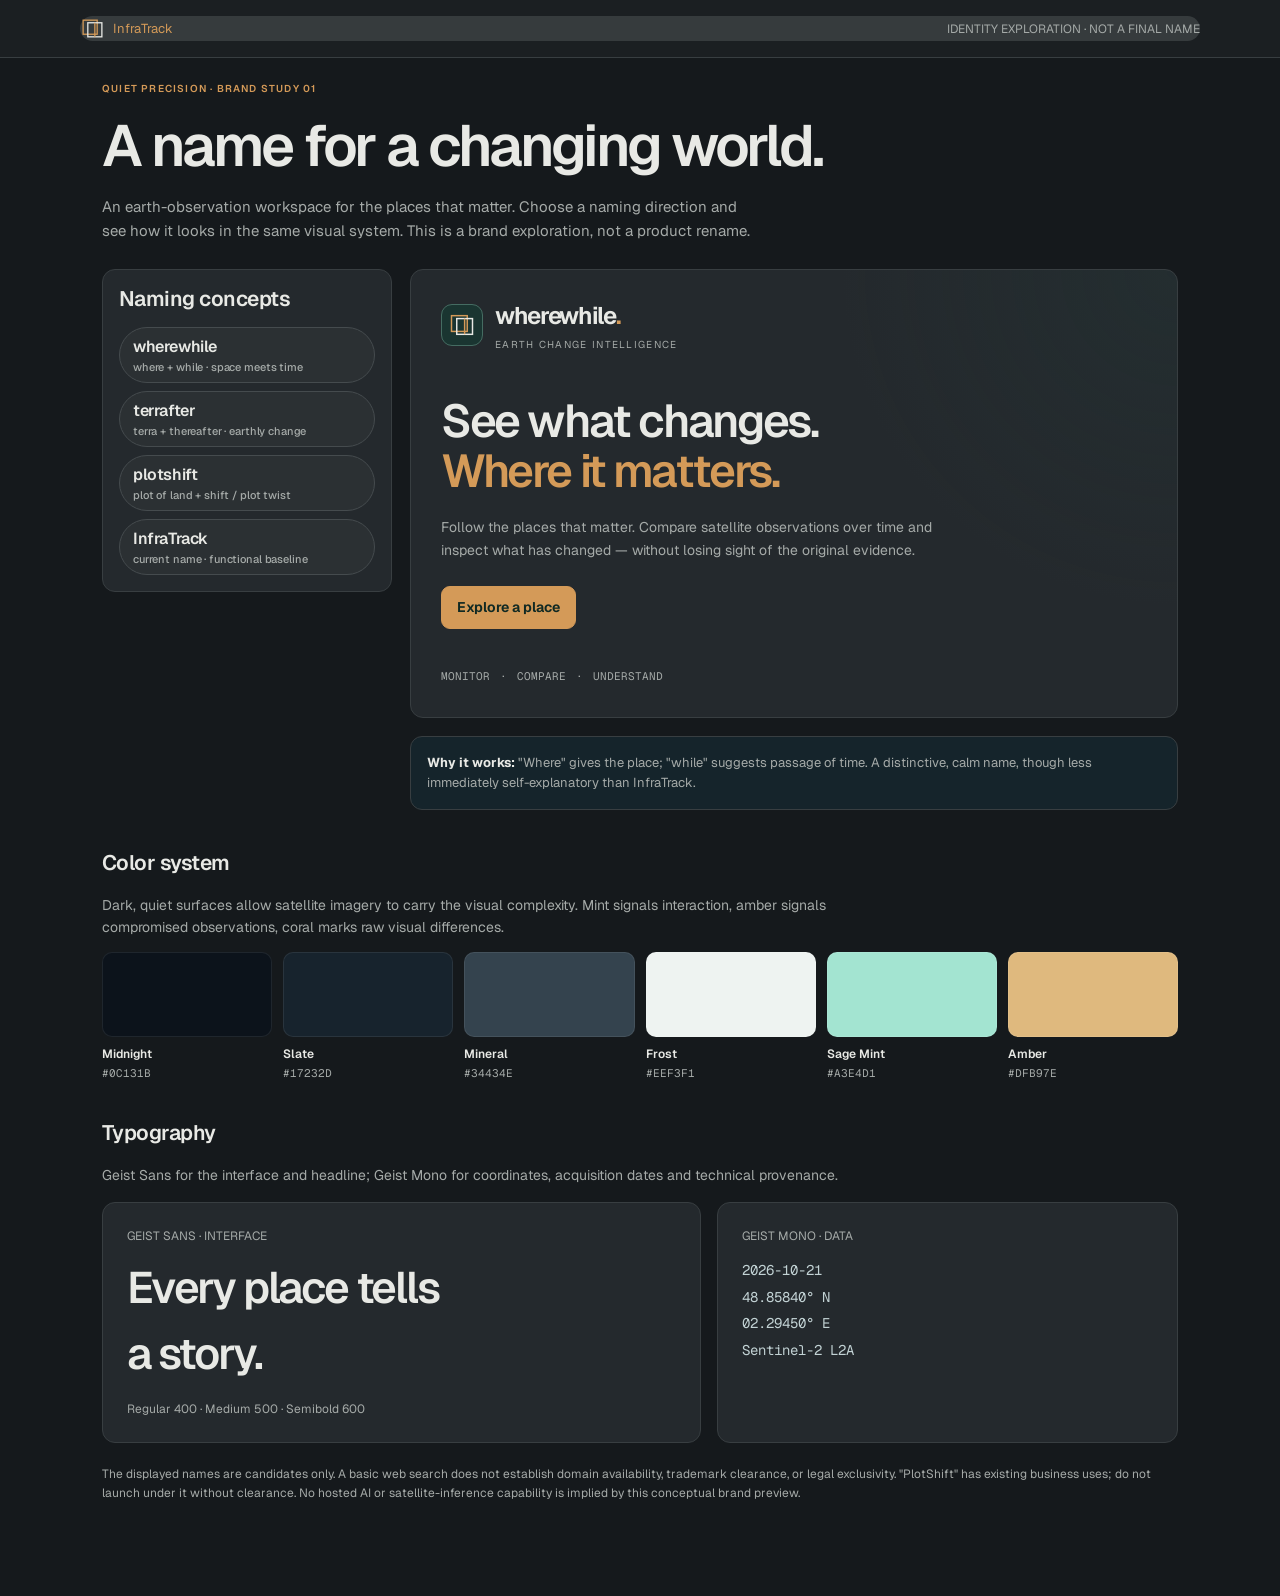
<file: site/brand-lab.html>
<!doctype html>
<html lang="en"><head>
<meta charset="utf-8"><meta name="viewport" content="width=device-width,initial-scale=1">
<meta name="robots" content="noindex">
<title>InfraTrack · Brand Lab</title>
<link rel="icon" type="image/svg+xml" href="mark.svg">
<link rel="stylesheet" href="brand.css">
<style>
body{margin:0}
main{max-width:1120px;margin:0 auto;padding:42px 22px 80px}
header{border-bottom:1px solid var(--border);padding:16px 22px}
header .bar{max-width:1120px;margin:auto;display:flex;justify-content:space-between;align-items:center;gap:12px}
header a{color:var(--text);font-size:13px;text-decoration:none}
.eyebrow{font-size:11px;text-transform:uppercase;letter-spacing:.18em;color:var(--teal);font-weight:650;margin:0 0 14px}
h1{font-size:clamp(32px,5.5vw,58px);line-height:1.08;font-weight:600;letter-spacing:-.06em;margin:0 0 13px}
h2{font-size:21px;font-weight:600;letter-spacing:-.03em}
.intro{color:var(--muted);font-size:15px;max-width:660px;line-height:1.6;margin:0 0 26px}
.studio{display:grid;grid-template-columns:minmax(220px,290px) minmax(0,1fr);gap:18px}
.panelx{background:var(--panel);border:1px solid var(--border);border-radius:13px}
.names{padding:16px;display:flex;flex-direction:column;gap:8px;align-self:start}
.names h2{margin:0 0 7px}
.names button{padding:14px;text-align:left;background:#1B2B33;border:1px solid var(--border);border-radius:9px;color:var(--text)}
.names button:hover{border-color:#65897F}
.names button.active{background:#213E39;border-color:var(--teal)}
.names button strong{font-size:16px;display:block;letter-spacing:-.025em;font-weight:600}
.names button small{font-size:11px;color:var(--muted);display:block;margin-top:3px}
.preview{padding:28px 30px 32px;overflow:hidden;background:
 radial-gradient(circle at 100% 0%,#21403C30 0%,transparent 38%),
 var(--panel)}
.pretop{display:flex;align-items:center;gap:12px;margin-bottom:45px}
.pretop img{width:42px;height:42px;padding:6px;border:1px solid #456C62;border-radius:11px;background:#1A3531}
.pretop .word{font-size:24px;font-weight:650;letter-spacing:-.055em}
.pretop .word::after{content:".";color:var(--teal)}
.pretop .descriptor{font-size:10px;letter-spacing:.13em;color:var(--muted);margin-top:3px}
.display{font-weight:580;font-size:clamp(29px,4vw,46px);letter-spacing:-.052em;line-height:1.08;max-width:540px}
.display span{color:var(--teal)}
.preview .explain{max-width:510px;color:var(--muted);line-height:1.65;margin:20px 0 24px}
.mock-button{border:1px solid var(--teal);border-radius:9px;background:var(--teal);color:#102923;padding:10px 15px;font-weight:650;display:inline-flex}
.micro{font-family:var(--brand-mono);font-size:11px;color:var(--muted);margin-top:39px;display:flex;gap:10px;flex-wrap:wrap;align-items:center}
.rule{height:1px;background:var(--border);margin:26px 0}
.decision{margin-top:18px;background:#15242B;border:1px solid var(--border);padding:16px;border-radius:12px;color:var(--muted);font-size:13px;line-height:1.55}
.decision strong{color:var(--text)}
.palette{display:grid;grid-template-columns:repeat(6,minmax(0,1fr));gap:11px;margin-top:13px}
.chip{min-height:85px;border-radius:10px;border:1px solid #ffffff14}
.swatch label{display:block;font-size:12px;font-weight:600;margin-top:8px}
.swatch code{display:block;font:11px var(--brand-mono);color:var(--muted);margin-top:3px}
.section{margin-top:40px}
.section>p{color:var(--muted);max-width:760px;line-height:1.6}
.typegrid{display:grid;grid-template-columns:1.3fr 1fr;gap:16px;margin-top:16px}
.typepanel{padding:24px}
.specimen{font-size:clamp(30px,3.6vw,44px);letter-spacing:-.05em;font-weight:580;margin:10px 0 13px}
.mono{font-family:var(--brand-mono);font-size:14px;line-height:1.9;overflow-wrap:anywhere;color:#C2D2D4}
.small{font-size:12px;color:var(--muted)}
.fine{font-size:12px;color:var(--muted);line-height:1.6;margin-top:22px}
@media(max-width:760px){main{padding:25px 14px 50px}.studio{grid-template-columns:1fr}.names{display:grid;grid-template-columns:repeat(2,minmax(0,1fr));gap:8px}.names h2{grid-column:1/-1}.preview{padding:20px}.palette{grid-template-columns:repeat(3,minmax(0,1fr))}.typegrid{grid-template-columns:1fr}.pretop{margin-bottom:28px}}
</style>
</head><body>
<header><div class="bar"><a href="./" style="display:flex;align-items:center;gap:8px"><img src="mark.svg" width="25" height="25" alt="">InfraTrack</a><span class="small">IDENTITY EXPLORATION · NOT A FINAL NAME</span></div></header>
<main>
<p class="eyebrow">Quiet Precision · brand study 01</p>
<h1>A name for a changing world.</h1>
<p class="intro">An earth-observation workspace for the places that matter. Choose a naming direction and see how it looks in the same visual system. This is a brand exploration, not a product rename.</p>
<div class="studio">
<section class="panelx names" aria-label="Choose a name to preview">
<h2>Naming concepts</h2>
<button class="active" type="button" data-name="wherewhile" aria-pressed="true"><strong>wherewhile</strong><small>where + while · space meets time</small></button>
<button type="button" data-name="terrafter" aria-pressed="false"><strong>terrafter</strong><small>terra + thereafter · earthly change</small></button>
<button type="button" data-name="plotshift" aria-pressed="false"><strong>plotshift</strong><small>plot of land + shift / plot twist</small></button>
<button type="button" data-name="infratrack" aria-pressed="false"><strong>InfraTrack</strong><small>current name · functional baseline</small></button>
</section>
<div>
<section class="panelx preview" aria-label="Brand preview">
<div class="pretop">
<img src="mark.svg" alt="Two overlapping observation frames">
<div><div id="previewWord" class="word">wherewhile</div><div class="descriptor">EARTH CHANGE INTELLIGENCE</div></div>
</div>
<div id="previewHeadline" class="display">See what changes.<br><span>Where it matters.</span></div>
<p id="previewDescription" class="explain">Follow the places that matter. Compare satellite observations over time and inspect what has changed — without losing sight of the original evidence.</p>
<div class="mock-button">Explore a place</div>
<div class="micro"><span>MONITOR</span><span>·</span><span>COMPARE</span><span>·</span><span>UNDERSTAND</span></div>
</section>
<div class="decision" id="decisionNote"><strong>Why it works:</strong> "Where" gives the place; "while" suggests passage of time. A distinctive, calm name, though less immediately self-explanatory than InfraTrack.</div>
</div>
</div>
<section class="section">
<h2>Color system</h2>
<p>Dark, quiet surfaces allow satellite imagery to carry the visual complexity. Mint signals interaction, amber signals compromised observations, coral marks raw visual differences.</p>
<div class="palette">
<div class="swatch"><div class="chip" style="background:#0C131B"></div><label>Midnight</label><code>#0C131B</code></div>
<div class="swatch"><div class="chip" style="background:#17232D"></div><label>Slate</label><code>#17232D</code></div>
<div class="swatch"><div class="chip" style="background:#34434E"></div><label>Mineral</label><code>#34434E</code></div>
<div class="swatch"><div class="chip" style="background:#EEF3F1"></div><label>Frost</label><code>#EEF3F1</code></div>
<div class="swatch"><div class="chip" style="background:#A3E4D1"></div><label>Sage Mint</label><code>#A3E4D1</code></div>
<div class="swatch"><div class="chip" style="background:#DFB97E"></div><label>Amber</label><code>#DFB97E</code></div>
</div>
</section>
<section class="section">
<h2>Typography</h2>
<p>Geist Sans for the interface and headline; Geist Mono for coordinates, acquisition dates and technical provenance.</p>
<div class="typegrid">
<div class="panelx typepanel"><div class="small">GEIST SANS · INTERFACE</div><div class="specimen">Every place tells<br>a story.</div><div class="small">Regular 400 · Medium 500 · Semibold 600</div></div>
<div class="panelx typepanel"><div class="small">GEIST MONO · DATA</div><div class="mono" style="margin-top:12px">2026-10-21<br>48.85840° N<br>02.29450° E<br>Sentinel-2 L2A</div></div>
</div>
</section>
<p class="fine">The displayed names are candidates only. A basic web search does not establish domain availability, trademark clearance, or legal exclusivity. "PlotShift" has existing business uses; do not launch under it without clearance. No hosted AI or satellite-inference capability is implied by this conceptual brand preview.</p>
</main>
<script>
(function(){
const concepts={
 wherewhile:{name:"wherewhile",headline:"See what changes.",accent:"Where it matters.",description:"Follow the places that matter. Compare satellite observations over time and inspect what has changed — without losing sight of the original evidence.",note:'"Where" gives the place; "while" suggests passage of time. A distinctive, calm name, though less immediately self-explanatory than InfraTrack.'},
 terrafter:{name:"terrafter",headline:"The earth, then.",accent:"The earth, now.",description:"A time-aware perspective on land and infrastructure. Explore the history of a place with observations grounded in real satellite imagery.",note:'Terra + thereafter creates a compact coined word, although pronunciation and existing-name clearance still need testing.'},
 plotshift:{name:"plotshift",headline:"Every plot",accent:"has a story.",description:"Reveal how sites and landscapes evolve, from fields and forests to construction and new infrastructure.",note:'Clear land/change double meaning, but PlotShift is already used by several businesses. This is a visual comparison, not a cleared name.'},
 infratrack:{name:"InfraTrack",headline:"See the ground.",accent:"Know the change.",description:"Monitor locations and review real satellite observations with a precise, evidence-led comparison workspace.",note:'Current project name is familiar, but sounds limited to infrastructure, while the product now monitors far more than roads and construction.'}
};
const buttons=[...document.querySelectorAll('[data-name]')];
const choose=(key)=>{
const v=concepts[key];if(!v)return;
document.getElementById('previewWord').textContent=v.name;
document.getElementById('previewHeadline').replaceChildren(
 document.createTextNode(v.headline),document.createElement('br'),
 Object.assign(document.createElement('span'),{textContent:v.accent}));
document.getElementById('previewDescription').textContent=v.description;
document.getElementById('decisionNote').replaceChildren(
 Object.assign(document.createElement('strong'),{textContent:'Why it works: '}),
 document.createTextNode(v.note));
buttons.forEach(b=>{b.classList.toggle('active',b.dataset.name===key);
b.setAttribute('aria-pressed',String(b.dataset.name===key))});
};
buttons.forEach(b=>b.addEventListener('click',()=>choose(b.dataset.name)));
})();
</script>
</body></html>
</file>
<file: site/brand.css>
@import url('https://fonts.googleapis.com/css2?family=Geist:wght@400;500;600;700&family=Geist+Mono:wght@400;500;600&display=swap');

/*
 InfraTrack | Carbon / Sand · 2026
 Functional controls and DOM hooks stay intact. Satellite data and analysis logic
 are unchanged. Large surfaces are square; navigation/actions are compact pills.
*/
:root {
  color-scheme:dark;
  --bg:#15191C;
  --panel:#24292D;
  --panel2:#2B3034;
  --surface:#24292D;
  --border:#383E41;
  --text:#E8E9E5;
  --muted:#A5AAA8;
  --teal:#D49A58; /* legacy alias used by existing page CSS */
  --accent:#D49A58;
  --brand-sand:#D49A58;
  --brand-ivory:#F0EDE7;
  --brand-coral:#D75C56;
  --brand-amber:#D49A58;
  --brand-nav:#1B1F22;
  --brand-outline:#454B4E;
  --brand-quiet:#898F8D;
  --brand-font:'Geist',Inter,system-ui,-apple-system,'Segoe UI',sans-serif;
  --brand-mono:'Geist Mono','SFMono-Regular',Consolas,monospace;
  --brand-radius:0px;
}
*,*::before,*::after{box-sizing:border-box}
html{font-synthesis:none}
body{background:var(--bg)!important;color:var(--text)!important;font:400 14px/1.5 var(--brand-font)!important;-webkit-font-smoothing:antialiased;text-rendering:optimizeLegibility}
body button,body input,body select,body textarea{font-family:var(--brand-font)!important;letter-spacing:-.01em}
body button{font-weight:500!important;transition:background-color .14s ease,border-color .14s ease,color .14s ease;box-shadow:none!important}
body button:focus-visible,body a:focus-visible,body select:focus-visible,body input:focus-visible,body [tabindex]:focus-visible{outline:2px solid var(--brand-sand)!important;outline-offset:3px}
body button:disabled{cursor:not-allowed}
body header,body nav{background:var(--brand-nav)!important;border-color:var(--border)!important}
body nav{min-height:66px}
body .brand{display:inline-flex!important;align-items:center;gap:11px;color:var(--text)!important;white-space:nowrap;font-size:20px!important;font-weight:600!important;letter-spacing:-.045em!important}
body .brand span{color:var(--text)!important}
body .brand-mark{display:inline-block;width:31px;height:31px;flex:0 0 31px;border:0;border-radius:0;background:none;padding:0}
body .tabs{display:flex;gap:6px;align-items:center}
body nav .tabs a{display:inline-flex;align-items:center;justify-content:center;gap:8px;min-height:36px;padding:7px 14px;color:var(--muted)!important;background:transparent;border:1px solid transparent;border-radius:999px!important;text-decoration:none;font-size:12px;font-weight:500!important;letter-spacing:.005em;transition:background-color .16s ease,border-color .16s ease,color .16s ease}
body nav .tabs a:hover{background:#292E31!important;color:var(--text)!important}
body nav .tabs a.active,body nav .tabs a.current,body nav .tabs a[aria-current="page"]{background:var(--brand-sand)!important;color:#191B1D!important;border-color:var(--brand-sand)!important}
body .tabs a::before,body #openAdd::before,body #latestButton::before,body #clearCanvas::before,body #refreshTimeline::before,body #highlightBtn::before,body #exportQuiz::before{content:"";display:inline-block;vertical-align:-3px;width:15px;height:15px;flex:0 0 15px;background:currentColor;-webkit-mask:var(--ui-icon) center/contain no-repeat;mask:var(--ui-icon) center/contain no-repeat}
nav .tabs a[href="./"]::before{--ui-icon:url("data:image/svg+xml,%3Csvg%20xmlns%3D%22http%3A%2F%2Fwww.w3.org%2F2000%2Fsvg%22%20viewBox%3D%220%200%2024%2024%22%20fill%3D%22none%22%20stroke%3D%22black%22%20stroke-width%3D%221.8%22%20stroke-linecap%3D%22round%22%20stroke-linejoin%3D%22round%22%3E%3Cpath%20d%3D%22m3%206%206-3%206%203%206-3v15l-6%203-6-3-6%203V6Z%22%2F%3E%3Cpath%20d%3D%22M9%203v15M15%206v15%22%2F%3E%3C%2Fsvg%3E");}
nav .tabs a[href="training.html"]::before{--ui-icon:url("data:image/svg+xml,%3Csvg%20xmlns%3D%22http%3A%2F%2Fwww.w3.org%2F2000%2Fsvg%22%20viewBox%3D%220%200%2024%2024%22%20fill%3D%22none%22%20stroke%3D%22black%22%20stroke-width%3D%221.8%22%20stroke-linecap%3D%22round%22%20stroke-linejoin%3D%22round%22%3E%3Cpath%20d%3D%22M4%208V5a1%201%200%200%201%201-1h3M16%204h3a1%201%200%200%201%201%201v3M20%2016v3a1%201%200%200%201-1%201h-3M8%2020H5a1%201%200%200%201-1-1v-3%22%2F%3E%3Ccircle%20cx%3D%2212%22%20cy%3D%2212%22%20r%3D%223%22%2F%3E%3C%2Fsvg%3E");}
nav .tabs a[href="technical.html"]::before{--ui-icon:url("data:image/svg+xml,%3Csvg%20xmlns%3D%22http%3A%2F%2Fwww.w3.org%2F2000%2Fsvg%22%20viewBox%3D%220%200%2024%2024%22%20fill%3D%22none%22%20stroke%3D%22black%22%20stroke-width%3D%221.8%22%20stroke-linecap%3D%22round%22%20stroke-linejoin%3D%22round%22%3E%3Cpath%20d%3D%22M3%203v18h18M7%2016l4-5%204%202%205-7%22%2F%3E%3C%2Fsvg%3E");}
#openAdd::before{--ui-icon:url("data:image/svg+xml,%3Csvg%20xmlns%3D%22http%3A%2F%2Fwww.w3.org%2F2000%2Fsvg%22%20viewBox%3D%220%200%2024%2024%22%20fill%3D%22none%22%20stroke%3D%22black%22%20stroke-width%3D%221.8%22%20stroke-linecap%3D%22round%22%20stroke-linejoin%3D%22round%22%3E%3Cpath%20d%3D%22M12%205v14M5%2012h14%22%2F%3E%3C%2Fsvg%3E");}
#latestButton::before{--ui-icon:url("data:image/svg+xml,%3Csvg%20xmlns%3D%22http%3A%2F%2Fwww.w3.org%2F2000%2Fsvg%22%20viewBox%3D%220%200%2024%2024%22%20fill%3D%22none%22%20stroke%3D%22black%22%20stroke-width%3D%221.8%22%20stroke-linecap%3D%22round%22%20stroke-linejoin%3D%22round%22%3E%3Cpath%20d%3D%22M20%2011a8%208%200%201%201-2.35-5.65M20%204v6h-6%22%2F%3E%3Cpath%20d%3D%22m9%2012%202%202%204-4%22%2F%3E%3C%2Fsvg%3E");}
#clearCanvas::before{--ui-icon:url("data:image/svg+xml,%3Csvg%20xmlns%3D%22http%3A%2F%2Fwww.w3.org%2F2000%2Fsvg%22%20viewBox%3D%220%200%2024%2024%22%20fill%3D%22none%22%20stroke%3D%22black%22%20stroke-width%3D%221.8%22%20stroke-linecap%3D%22round%22%20stroke-linejoin%3D%22round%22%3E%3Cpath%20d%3D%22M4%207h16M10%2011v6M14%2011v6M6%207l1%2014h10l1-14M9%207V4h6v3%22%2F%3E%3C%2Fsvg%3E");}
#refreshTimeline::before{--ui-icon:url("data:image/svg+xml,%3Csvg%20xmlns%3D%22http%3A%2F%2Fwww.w3.org%2F2000%2Fsvg%22%20viewBox%3D%220%200%2024%2024%22%20fill%3D%22none%22%20stroke%3D%22black%22%20stroke-width%3D%221.8%22%20stroke-linecap%3D%22round%22%20stroke-linejoin%3D%22round%22%3E%3Cpath%20d%3D%22M20%2011a8%208%200%201%201-2.34-5.66M20%204v6h-6%22%2F%3E%3C%2Fsvg%3E");margin:0;}
#highlightBtn::before{--ui-icon:url("data:image/svg+xml,%3Csvg%20xmlns%3D%22http%3A%2F%2Fwww.w3.org%2F2000%2Fsvg%22%20viewBox%3D%220%200%2024%2024%22%20fill%3D%22none%22%20stroke%3D%22black%22%20stroke-width%3D%221.8%22%20stroke-linecap%3D%22round%22%20stroke-linejoin%3D%22round%22%3E%3Cpath%20d%3D%22M2%2012s3.5-7%2010-7%2010%207%2010%207-3.5%207-10%207S2%2012%202%2012Z%22%2F%3E%3Ccircle%20cx%3D%2212%22%20cy%3D%2212%22%20r%3D%223%22%2F%3E%3C%2Fsvg%3E");}
#exportQuiz::before{--ui-icon:url("data:image/svg+xml,%3Csvg%20xmlns%3D%22http%3A%2F%2Fwww.w3.org%2F2000%2Fsvg%22%20viewBox%3D%220%200%2024%2024%22%20fill%3D%22none%22%20stroke%3D%22black%22%20stroke-width%3D%221.8%22%20stroke-linecap%3D%22round%22%20stroke-linejoin%3D%22round%22%3E%3Cpath%20d%3D%22M12%203v12m0%200%204-4m-4%204-4-4M5%2016v4h14v-4%22%2F%3E%3C%2Fsvg%3E");}
body main{padding-top:23px}
body:has(.shell) main{max-width:1760px!important;padding-left:clamp(12px,2vw,32px);padding-right:clamp(12px,2vw,32px)}
body h1,body h2,body h3{font-family:var(--brand-font);color:var(--text);font-weight:600!important;line-height:1.24;letter-spacing:-.025em}
body h1{letter-spacing:-.052em!important}
body h2{letter-spacing:-.025em!important}
body .eyebrow,body .tag{color:var(--brand-sand)!important;font-size:10px!important;font-weight:600!important;letter-spacing:.12em}
body .muted,body .small,body .desc,body .sub,body .hint,body .meta{color:var(--muted)}
body .panel,body .head,body .metric-card{background:var(--panel)!important;border:1px solid var(--border)!important;border-radius:0!important;box-shadow:none!important}
body .panel-title{border-color:var(--border)!important}
body .panel-title h2{font-size:14px!important}
body button:not(.scene-card):not(.area),body .button,body .source-link{border-radius:999px!important}
body button:not(.scene-card):not(.area):not(.primary):not(.btn-primary){background:#2B3033;color:var(--text);border-color:var(--brand-outline);padding:8px 13px}
body button:not(.scene-card):not(.area):not(.primary):not(.btn-primary):hover{background:#343A3E;border-color:#62686A}
body button.primary,body .primary,body .btn-primary,body a.button{background:var(--brand-sand)!important;color:#181B1D!important;border-color:var(--brand-sand)!important;font-weight:600!important;border-radius:999px!important}
body button.primary:hover,body .primary:hover,body .btn-primary:hover,body a.button:hover{background:#E3B47E!important;border-color:#E3B47E!important}
body input:not([type="range"]),body select,body textarea{background:#282D30!important;color:var(--text)!important;border:1px solid #4A5052!important;border-radius:999px!important}
body textarea{border-radius:0!important}
body input[type="range"]{accent-color:var(--brand-sand)}
body .source-link{color:var(--brand-sand)!important;text-decoration:none!important}
body a:not(.brand):not(.button):not(.area):not(.source-link){color:var(--brand-sand)}
body footer{color:var(--brand-quiet)!important}
body .mono,body #scenarioMeta,body #lastChecked,body .checkline{font-family:var(--brand-mono);font-variant-numeric:tabular-nums}
body #recentAlert{background:#302B23!important;border-color:#6B5134!important;color:#E9C89E!important;border-radius:0!important}
body .notice,body #quizStatus{border:1px solid var(--border)!important;background:#292E31!important;color:var(--text)!important;border-radius:0!important}

/* MONITOR — satellite scene is the primary surface; no card inside card. */
body .shell{grid-template-columns:minmax(164px,190px) minmax(0,1fr) minmax(185px,218px);gap:16px;align-items:start;margin-top:13px}
body .shell>aside.panel{background:transparent!important;border:0!important}
body .shell>aside .panel-title{padding:10px 5px 12px;border-bottom:1px solid var(--border)!important}
body .zones-list{gap:0;padding:7px 0}
body .area{border:0!important;border-left:2px solid transparent!important;border-bottom:1px solid #2B3033!important;border-radius:0!important;background:transparent!important;padding:12px 10px 12px 13px;text-align:left}
body .area:hover{background:#24292C!important}
body .area.active{background:#2C2C2A!important;border-left-color:var(--brand-sand)!important}
body .area strong{font-size:12px;font-weight:600!important;letter-spacing:-.01em}
body .area small{font-size:10px;color:var(--muted)!important}
body #openAdd{width:100%;margin:13px 0!important;display:flex;align-items:center;justify-content:center;gap:8px}
body .workspace .head{background:transparent!important;border:0!important;border-radius:0!important;padding:0 0 15px!important;margin-bottom:3px}
body .workspace .head h1{font-size:clamp(21px,2vw,28px)}
body .workspace .head .desc{font-size:11px;margin-top:3px}
body .canvas-panel{padding:14px!important;background:#202528!important;border:1px solid var(--border)!important}
body .canvas-heading{margin-bottom:10px}
body .canvas-heading h2{font-size:14px}
body .canvas-heading .sub{font-size:11px}
body #clearCanvas,body #latestButton,body #highlightBtn,body #refreshTimeline,body #exportQuiz{display:inline-flex;align-items:center;justify-content:center;gap:7px}
body #sourceSlots{gap:0;margin-bottom:12px;border:1px solid var(--border)}
body .source-slot{background:#24292D!important;border:0!important;border-radius:0!important;padding:9px 11px;min-height:52px}
body .source-slot+.source-slot{border-left:1px solid var(--border)!important}
body .source-slot.over{background:#34322D!important;outline:1px solid var(--brand-sand)}
body .source-slot strong{font-size:10px;letter-spacing:.1em;font-weight:600}
body .source-slot .meta small{font-size:10px;color:var(--muted)!important}
body .source-slot .remove{padding:4px 9px!important}
body #canvasViewport{background:#151A1C!important;border:1px solid #343A3D!important;border-radius:0!important;max-height:780px}
body #canvasViewport.drag-over{border-color:var(--brand-sand)!important}
body #canvasViewport .chip{background:#191E20E8;color:var(--brand-ivory);border:1px solid #5A5D59;border-radius:999px!important;padding:6px 12px;font:500 10px var(--brand-mono)}
body #canvasViewport #canvasDivider{background:var(--brand-ivory)!important;box-shadow:none!important}
body #unregisteredPair{background:#171C1F!important}
body #emptyCanvas{color:var(--muted);font-size:12px}
body #emptyCanvas strong{font-size:15px}
body #compareControls{margin-top:13px}
body #alignmentState,body #canvasStatus{color:var(--muted)!important;font-size:11px;line-height:1.4}
body #alignmentState.unverified{color:#DFB97E!important}
body .canvas-footer{border-top:1px solid var(--border);padding-top:13px;gap:10px;margin-top:11px}
body #changeSummary{color:var(--muted)!important;font-size:10px;line-height:1.4}
body #highlightBtn[aria-pressed="true"]{background:#3D2928!important;border-color:var(--brand-coral)!important;color:#F3B4B0!important}
body .timeline .time-actions{padding:11px 4px;border-color:var(--border)}
body .timeline select{width:100%;min-width:0;padding:8px 12px}
body #timelineScroll{padding:0;gap:0}
body .scene-card{min-height:74px;border:0!important;border-bottom:1px solid #313638!important;border-left:2px solid transparent!important;border-radius:0!important;background:transparent!important;padding:12px 10px!important}
body .scene-card:hover{background:#24292C!important}
body .scene-card.chosen{background:#302E29!important;border-left-color:var(--brand-sand)!important}
body .scene-card .day{font-size:12px;font-weight:600!important}
body .scene-card .cloud{font-size:10px;color:var(--muted)!important}
body .scene-card .cloud.bad{color:#DFB97E!important}
body .scene-card .role{font-size:10px;color:var(--brand-sand)!important}
body .scene-card .thumb{width:38px;height:38px;border-radius:0!important;background:#34383A}
body .timeline .hint{padding:12px 4px;font-size:10px}
body #removeDrop{border:1px dashed #695049!important;border-radius:0!important;background:#282427!important;color:#C9A39B!important;font-size:10px;padding:8px;margin:9px 0}
body #addDialog{background:#080A0BCC}
body #addDialog .dialog{background:var(--panel)!important;border:1px solid #5E6262!important;border-radius:0!important;box-shadow:0 14px 70px #0008!important}
body #pickMap{background:#282D30!important;border-radius:0!important}
body .field label{color:var(--muted)}
body .field input,body .field select{padding:10px 12px}

/* TRAINING — clearer review hierarchy, lighter selection controls. */
body .panel .photo,body .panel .image{border:1px solid var(--border)!important;border-radius:0!important;background:#1B2023!important}
body .photo canvas,body .image img{border-radius:0!important}
body .review{gap:18px}
body .review .photos{gap:6px}
body .bar{background:#363B3D!important;border-radius:999px}
body .bar>div{background:var(--brand-sand)!important}
body #reviewProgress{color:var(--brand-sand)!important}
body .question{border-color:var(--border)}
body .question strong{font-weight:600}
body .options button{min-height:48px;padding:9px 13px;font-size:12px}
body .small-actions{border-top:1px solid var(--border);padding-top:14px}

/* TECHNICAL — flat KPI strips instead of nested dashboard boxes. */
body .summary{gap:0;border-top:1px solid var(--border);border-bottom:1px solid var(--border);margin:0 0 19px}
body .summary .metric-card{background:transparent!important;border:0!important;border-right:1px solid var(--border)!important;padding:16px 19px!important}
body .summary .metric-card:last-child{border-right:0!important}
body .metric-card .number{font-weight:600!important;letter-spacing:-.04em}
body .metric-card small{color:var(--muted)!important}
body .labels{gap:0;border-top:1px solid var(--border);border-bottom:1px solid var(--border);margin:13px 0}
body .kpi{background:transparent!important;border:0!important;border-right:1px solid var(--border)!important;border-radius:0!important;padding:13px}
body .kpi:last-child{border-right:0!important}
body .kpi .v{font-weight:600!important;letter-spacing:-.03em}
body .kpi small{color:var(--muted)!important}
body .panel-title,body th,body td{border-color:var(--border)!important}
body th{color:var(--muted)}
body tbody tr:hover{background:#292E31}
body .image figcaption{color:var(--muted)}
body .source-link{display:inline-flex;align-items:center;font-size:12px}
body details{border-top:1px solid var(--border);padding-top:12px}
body details summary{font-weight:500}
body .personal-line{border-color:var(--border)!important}

@media(max-width:1050px){
 body .shell{grid-template-columns:170px minmax(0,1fr);gap:12px}
 body .timeline{grid-column:2;position:static}
 body .timeline #timelineScroll{height:260px;display:grid;grid-auto-flow:column;grid-auto-columns:minmax(155px,180px);overflow-x:auto;overflow-y:hidden}
 body .scene-card{border-left:1px solid var(--border)!important;border-bottom:1px solid var(--border)!important}
}
@media(max-width:700px){
 body nav{gap:10px;flex-wrap:wrap}
 body nav .tabs{gap:3px}
 body nav .tabs a{font-size:11px;padding:7px 10px;min-height:33px}
 body nav .tabs a::before{width:13px;height:13px;flex-basis:13px}
 body .shell{grid-template-columns:1fr;gap:10px}
 body .timeline{grid-column:1}
 body .shell>aside.panel .zones-list{display:grid;grid-template-columns:repeat(2,minmax(0,1fr));gap:0;max-height:166px;overflow-y:auto}
 body .area{padding:10px 7px!important}
 body .workspace .head{gap:10px}
 body .canvas-panel{padding:10px!important}
 body .canvas-heading .sub{display:none}
 body .source-slot{padding:8px;min-height:46px}
 body .source-slot .meta small{font-size:9px}
 body .summary{grid-template-columns:repeat(2,minmax(0,1fr))}
 body .summary .metric-card:nth-child(2){border-right:0!important}
 body .summary .metric-card:nth-child(-n+2){border-bottom:1px solid var(--border)!important}
 body .options{gap:6px}
 body .review{grid-template-columns:1fr}
}
@media(prefers-reduced-motion:reduce){
 *,*::before,*::after{transition-duration:.01ms!important;animation-duration:.01ms!important;scroll-behavior:auto!important}
}

/* InfraTrack 1.0: change-region results without nested cards */
body #canvasViewport #regionFocus{position:absolute;inset:0;width:100%;height:100%;z-index:9;pointer-events:none;border:0!important;box-shadow:none!important}
body .change-events{margin-top:14px;padding-top:13px;border-top:1px solid var(--border)}
body .change-events-heading{display:flex;align-items:center;justify-content:space-between;gap:12px;margin-bottom:5px}
body .change-events-heading h3{font-size:13px!important;margin:0}
body #changeEventsCount{font:10px var(--brand-mono);color:var(--muted)}
body .change-events-list{display:grid;grid-template-columns:repeat(2,minmax(0,1fr));gap:0 12px}
body #changeEventsList button{display:flex;justify-content:space-between;align-items:baseline;gap:8px;border:0!important;border-bottom:1px solid var(--border)!important;border-radius:0!important;background:transparent!important;text-align:left;padding:10px 2px!important}
body #changeEventsList button:hover,body #changeEventsList button[aria-pressed="true"]{color:var(--brand-sand)!important;background:#2B2B28!important}
body .change-event strong{font-size:12px;font-weight:600!important}
body .change-event span{font-size:10px;text-align:right}
@media(max-width:700px){body .change-events-list{grid-template-columns:1fr}}

/* InfraTrack 1.1: quiet evidence controls, not dashboard cards */
body .change-tools{display:flex;gap:7px;align-items:center;flex-wrap:wrap;margin:8px 0 7px}
body .change-tools button{font-size:11px!important;padding:6px 11px!important;min-height:31px}
body #shadowToggle[aria-pressed="true"]{background:#554333!important;border-color:var(--brand-sand)!important;color:#F5D3A8!important}
body #changeEvidenceStatus{font-size:11px;margin:0 0 10px;line-height:1.5}
body #changeEventsList .change-event{display:flex;flex-direction:column;align-items:stretch;gap:3px;padding:10px 4px!important;min-height:58px}
body #changeEventsList .change-event .change-row{display:flex;align-items:baseline;justify-content:space-between;gap:8px}
body #changeEventsList .change-event .change-evidence{color:#C4AC8E;font:10px/1.5 var(--brand-mono);text-align:left}

/* Region Inspector 1.2: one evidence sheet, no nested dashboard cards */
body #canvasViewport[data-region-inspection="ready"]{cursor:crosshair}
body .region-inspector{border-top:1px solid var(--border);margin-top:16px;padding-top:14px;display:grid;gap:8px}
body .region-inspector-head{display:flex;align-items:center;justify-content:space-between;gap:12px;font:11px var(--brand-mono);color:var(--muted)}
body #regionInspectorEvidence{color:var(--brand-sand);font-size:10px}
body #regionInspectorHypothesis{font-size:17px!important;letter-spacing:-.025em;margin:2px 0 0;color:var(--brand-ivory)}
body #regionInspectorWhy{font-size:12px;line-height:1.55;color:var(--text)}
body #regionInspectorAlternative{font-size:11px;line-height:1.5;margin:0}
body .region-inspector-facts{display:grid;grid-template-columns:repeat(2,minmax(0,1fr));gap:0 14px;margin-top:5px}
body .region-inspector-facts span{border-top:1px solid var(--border);padding:9px 0;font:10px/1.5 var(--brand-mono);color:var(--muted)}
body .region-inspector-note{font-size:10px;color:#C2A889;margin-top:2px}
body .change-event[aria-pressed="true"] strong{color:var(--brand-sand)}
@media(max-width:700px){body .region-inspector-facts{grid-template-columns:1fr}}

/* Map-first routing + acquisition timeline polish */
body nav .tabs a[href="monitor.html"]::before{
 --ui-icon:url("data:image/svg+xml,%3Csvg xmlns='http://www.w3.org/2000/svg' viewBox='0 0 24 24' fill='none' stroke='black' stroke-width='1.7' stroke-linecap='round'%3E%3Crect x='3' y='3' width='18' height='18' rx='1'/%3E%3Cpath d='M12 3v18M3 12h18'/%3E%3C/svg%3E");
}
body .map-return{display:inline-flex;color:var(--brand-sand)!important;font-size:11px!important;font-weight:600;border:1px solid var(--brand-outline);border-radius:999px;text-decoration:none;padding:5px 11px}
body .map-return:hover{background:#332E28}
body #timelineScroll .timeline-year{position:sticky;top:0;z-index:3;padding:9px 7px 6px;background:#1B2022;border-bottom:1px solid #50524D;color:var(--brand-sand);font:600 11px/1.4 var(--brand-mono);letter-spacing:.12em}
body #timelineScroll .timeline-month{padding:11px 7px 6px;color:#C6CCC6;text-transform:uppercase;font:500 10px/1.4 var(--brand-mono);letter-spacing:.06em}
body #timelineScroll .scene-card{min-height:74px;padding:9px 10px!important;border-top:0!important}
body #timelineScroll .scene-card .day{font-size:12px;font-weight:600!important}
body #timelineScroll .scene-cloud{display:flex;align-items:center;gap:6px;font:10px var(--brand-mono);color:var(--muted);margin-top:5px}
body #timelineScroll .scene-cloud.bad{color:#DDAE70!important}
body #timelineScroll .scene-cloud-icon{font:15px/1 var(--brand-font);color:inherit}
body #timelineScroll .scene-card .role{font-size:9px;letter-spacing:.04em}
body .source-slot .handle strong{font-size:12px}
@media(max-width:1050px){
 body .timeline #timelineScroll{height:310px!important;display:flex!important;flex-direction:column!important;grid-auto-flow:unset!important;overflow-x:hidden!important;overflow-y:auto!important}
 body .timeline #timelineScroll .timeline-year{top:0}
}
</file>
